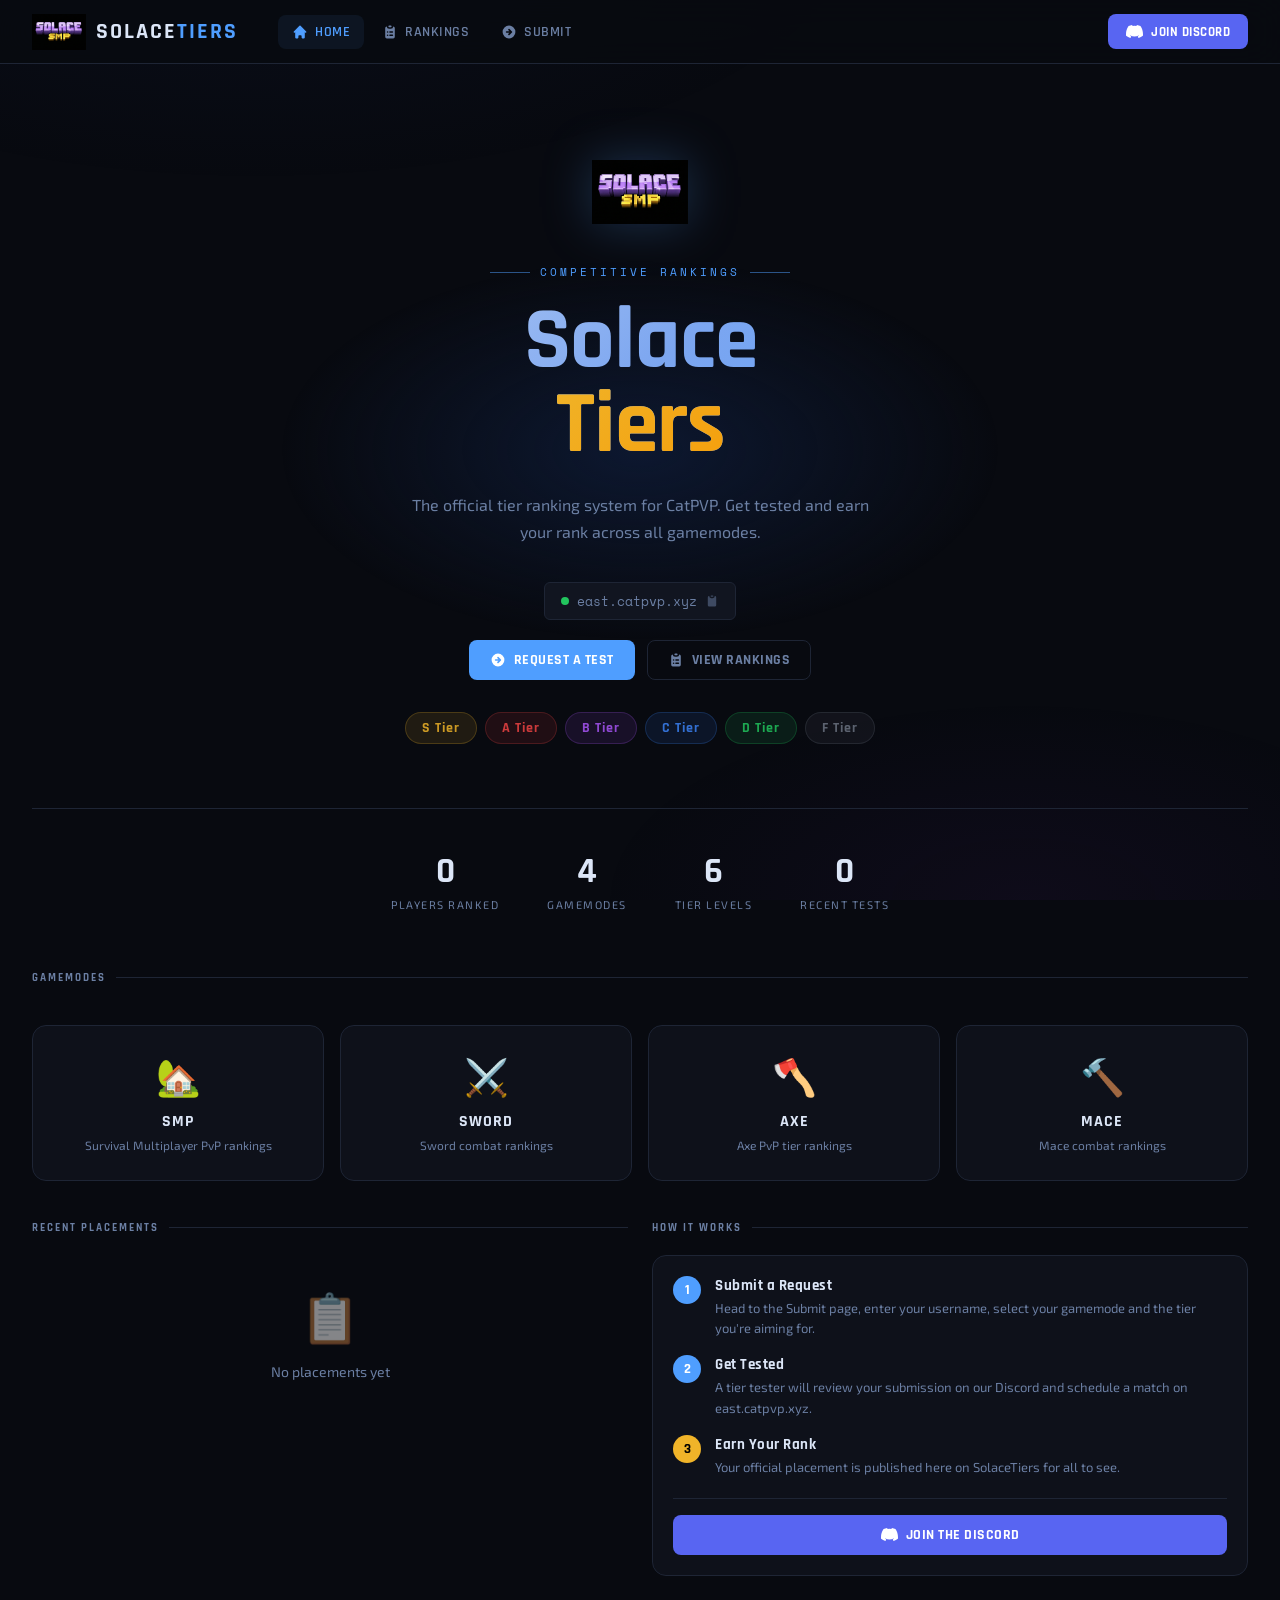
<file: index.html>
<!DOCTYPE html>
<html lang="en">
<head>
  <meta charset="UTF-8" />
  <meta name="viewport" content="width=device-width, initial-scale=1.0" />
  <title>SolaceTiers — Competitive Tier Rankings</title>
  <link rel="stylesheet" href="style.css" />
  <style>
    .hero-logo {
      width: 96px;
      height: 96px;
      margin: 0 auto 24px;
      display: block;
      object-fit: contain;
      filter: drop-shadow(0 0 24px #4f9eff40);
    }
    .hero-logo-fallback {
      width: 96px;
      height: 96px;
      margin: 0 auto 24px;
      display: flex;
      align-items: center;
      justify-content: center;
      background: var(--bg3);
      border: 1px solid var(--border);
      border-radius: 20px;
      font-family: 'Rajdhani', sans-serif;
      font-size: 32px;
      font-weight: 700;
      color: var(--accent);
      letter-spacing: 2px;
    }
    .ip-copy {
      display: inline-flex;
      align-items: center;
      gap: 8px;
      padding: 8px 16px;
      background: var(--bg3);
      border: 1px solid var(--border);
      border-radius: 6px;
      font-family: 'Space Mono', monospace;
      font-size: 13px;
      color: var(--text-muted);
      cursor: pointer;
      transition: var(--transition);
      user-select: all;
      margin-bottom: 12px;
    }
    .ip-copy:hover { border-color: var(--border-glow); color: var(--text); }
    .ip-copy .ip-dot {
      width: 8px; height: 8px; border-radius: 50%;
      background: #22c55e;
      animation: pulse-dot 2s ease-in-out infinite;
    }
    @keyframes pulse-dot {
      0%, 100% { opacity: 1; transform: scale(1); }
      50% { opacity: 0.5; transform: scale(0.8); }
    }
    .tier-preview {
      display: flex;
      gap: 8px;
      justify-content: center;
      margin-top: 32px;
      flex-wrap: wrap;
    }
    .tier-preview-badge {
      padding: 6px 16px;
      border-radius: 20px;
      font-family: 'Rajdhani', sans-serif;
      font-size: 14px;
      font-weight: 700;
      letter-spacing: 1px;
      opacity: 0.85;
      transition: var(--transition);
    }
    .tier-preview-badge:hover { opacity: 1; transform: translateY(-2px); }
    .recent-row {
      display: flex;
      align-items: center;
      gap: 12px;
      padding: 10px 14px;
      border-radius: var(--radius);
      background: var(--card);
      border: 1px solid var(--border);
      transition: var(--transition);
    }
    .recent-row:hover { border-color: var(--border-glow); }
    .recent-list { display: flex; flex-direction: column; gap: 6px; }
    .recent-time {
      font-family: 'Space Mono', monospace;
      font-size: 10px;
      color: var(--text-dim);
      margin-left: auto;
      white-space: nowrap;
    }
    .featured-section {
      max-width: 1300px;
      margin: 0 auto;
      padding: 0 32px 64px;
    }
    .two-col { display: grid; grid-template-columns: 1fr 1fr; gap: 24px; }
    @media (max-width: 768px) { .two-col { grid-template-columns: 1fr; } }
  </style>
</head>
<body>

<!-- NAV -->
<nav class="nav">
  <a href="index.html" class="nav-logo">
    <img src="logo.png" alt="SolaceTiers" onerror="this.style.display='none';this.nextElementSibling.style.display='flex'" />
    <div style="display:none;align-items:center;justify-content:center;width:32px;height:32px;background:var(--bg3);border:1px solid var(--border);border-radius:6px;font-family:'Rajdhani',sans-serif;font-size:18px;font-weight:700;color:var(--accent)">S</div>
    <span class="nav-logo-text">Solace<span>Tiers</span></span>
  </a>
  <div class="nav-links">
    <a href="index.html" class="nav-link active">
      <svg viewBox="0 0 20 20" fill="currentColor"><path d="M10.707 2.293a1 1 0 00-1.414 0l-7 7a1 1 0 001.414 1.414L4 10.414V17a1 1 0 001 1h2a1 1 0 001-1v-2a1 1 0 011-1h2a1 1 0 011 1v2a1 1 0 001 1h2a1 1 0 001-1v-6.586l.293.293a1 1 0 001.414-1.414l-7-7z"/></svg>
      Home
    </a>
    <a href="results.html" class="nav-link">
      <svg viewBox="0 0 20 20" fill="currentColor"><path d="M9 2a1 1 0 000 2h2a1 1 0 100-2H9z"/><path fill-rule="evenodd" d="M4 5a2 2 0 012-2 3 3 0 003 3h2a3 3 0 003-3 2 2 0 012 2v11a2 2 0 01-2 2H6a2 2 0 01-2-2V5zm3 4a1 1 0 000 2h.01a1 1 0 100-2H7zm3 0a1 1 0 000 2h3a1 1 0 100-2h-3zm-3 4a1 1 0 100 2h.01a1 1 0 100-2H7zm3 0a1 1 0 100 2h3a1 1 0 100-2h-3z" clip-rule="evenodd"/></svg>
      Rankings
    </a>
    <a href="submit.html" class="nav-link">
      <svg viewBox="0 0 20 20" fill="currentColor"><path fill-rule="evenodd" d="M10 18a8 8 0 100-16 8 8 0 000 16zm3.707-8.707l-3-3a1 1 0 00-1.414 1.414L10.586 9H7a1 1 0 100 2h3.586l-1.293 1.293a1 1 0 101.414 1.414l3-3a1 1 0 000-1.414z" clip-rule="evenodd"/></svg>
      Submit
    </a>
  </div>
  <div class="nav-right">
    <a href="https://discord.gg/yug6NCvrCY" target="_blank" class="btn-discord">
      <svg viewBox="0 0 24 24" fill="currentColor"><path d="M20.317 4.37a19.791 19.791 0 0 0-4.885-1.515.074.074 0 0 0-.079.037c-.21.375-.444.864-.608 1.25a18.27 18.27 0 0 0-5.487 0 12.64 12.64 0 0 0-.617-1.25.077.077 0 0 0-.079-.037A19.736 19.736 0 0 0 3.677 4.37a.07.07 0 0 0-.032.027C.533 9.046-.32 13.58.099 18.057a.082.082 0 0 0 .031.057 19.9 19.9 0 0 0 5.993 3.03.078.078 0 0 0 .084-.028 14.09 14.09 0 0 0 1.226-1.994.076.076 0 0 0-.041-.106 13.107 13.107 0 0 1-1.872-.892.077.077 0 0 1-.008-.128 10.2 10.2 0 0 0 .372-.292.074.074 0 0 1 .077-.01c3.928 1.793 8.18 1.793 12.062 0a.074.074 0 0 1 .078.01c.12.098.246.198.373.292a.077.077 0 0 1-.006.127 12.299 12.299 0 0 1-1.873.892.077.077 0 0 0-.041.107c.36.698.772 1.362 1.225 1.993a.076.076 0 0 0 .084.028 19.839 19.839 0 0 0 6.002-3.03.077.077 0 0 0 .032-.054c.5-5.177-.838-9.674-3.549-13.66a.061.061 0 0 0-.031-.03z"/></svg>
      Join Discord
    </a>
  </div>
</nav>

<!-- HERO -->
<section class="hero">
  <img src="logo.png" alt="SolaceTiers" class="hero-logo"
       onerror="this.style.display='none';this.nextElementSibling.style.display='flex'" />
  <div class="hero-logo-fallback" style="display:none">ST</div>

  <div class="hero-eyebrow">Competitive Rankings</div>
  <h1>Solace<br/><em>Tiers</em></h1>
  <p>The official tier ranking system for CatPVP. Get tested and earn your rank across all gamemodes.</p>

  <div style="display:flex;flex-direction:column;align-items:center;gap:8px;margin-bottom:8px;">
    <button class="ip-copy" onclick="copyIP()" title="Click to copy">
      <span class="ip-dot"></span>
      east.catpvp.xyz
      <svg width="14" height="14" viewBox="0 0 20 20" fill="currentColor" style="opacity:0.5"><path d="M8 3a1 1 0 011-1h2a1 1 0 110 2H9a1 1 0 01-1-1z"/><path d="M6 3a2 2 0 00-2 2v11a2 2 0 002 2h8a2 2 0 002-2V5a2 2 0 00-2-2 3 3 0 01-3 3H9a3 3 0 01-3-3z"/></svg>
    </button>
  </div>

  <div class="hero-actions">
    <a href="submit.html" class="btn btn-primary">
      <svg width="16" height="16" viewBox="0 0 20 20" fill="currentColor"><path fill-rule="evenodd" d="M10 18a8 8 0 100-16 8 8 0 000 16zm3.707-8.707l-3-3a1 1 0 00-1.414 1.414L10.586 9H7a1 1 0 100 2h3.586l-1.293 1.293a1 1 0 101.414 1.414l3-3a1 1 0 000-1.414z" clip-rule="evenodd"/></svg>
      Request a Test
    </a>
    <a href="results.html" class="btn btn-ghost">
      <svg width="16" height="16" viewBox="0 0 20 20" fill="currentColor"><path d="M9 2a1 1 0 000 2h2a1 1 0 100-2H9z"/><path fill-rule="evenodd" d="M4 5a2 2 0 012-2 3 3 0 003 3h2a3 3 0 003-3 2 2 0 012 2v11a2 2 0 01-2 2H6a2 2 0 01-2-2V5zm3 4a1 1 0 000 2h.01a1 1 0 100-2H7zm3 0a1 1 0 000 2h3a1 1 0 100-2h-3zm-3 4a1 1 0 100 2h.01a1 1 0 100-2H7zm3 0a1 1 0 100 2h3a1 1 0 100-2h-3z" clip-rule="evenodd"/></svg>
      View Rankings
    </a>
  </div>

  <div class="tier-preview">
    <span class="tier-preview-badge" style="background:#f0b42920;color:#f0b429;border:1px solid #f0b42940">S Tier</span>
    <span class="tier-preview-badge" style="background:#ef444420;color:#ef4444;border:1px solid #ef444440">A Tier</span>
    <span class="tier-preview-badge" style="background:#a855f720;color:#a855f7;border:1px solid #a855f740">B Tier</span>
    <span class="tier-preview-badge" style="background:#3b82f620;color:#3b82f6;border:1px solid #3b82f640">C Tier</span>
    <span class="tier-preview-badge" style="background:#22c55e20;color:#22c55e;border:1px solid #22c55e40">D Tier</span>
    <span class="tier-preview-badge" style="background:#6b728020;color:#6b7280;border:1px solid #6b728040">F Tier</span>
  </div>

  <div class="hero-stat-strip" id="stat-strip">
    <div class="hero-stat">
      <div class="num" id="stat-ranked">—</div>
      <div class="label">Players Ranked</div>
    </div>
    <div class="hero-stat">
      <div class="num">4</div>
      <div class="label">Gamemodes</div>
    </div>
    <div class="hero-stat">
      <div class="num">6</div>
      <div class="label">Tier Levels</div>
    </div>
    <div class="hero-stat">
      <div class="num" id="stat-recent">—</div>
      <div class="label">Recent Tests</div>
    </div>
  </div>
</section>

<!-- GAMEMODES -->
<section class="featured-section">
  <p class="section-title">Gamemodes</p>
  <div class="mode-cards">
    <a href="results.html?mode=smp" class="mode-card">
      <span class="mc-icon">🏡</span>
      <div class="mc-name">SMP</div>
      <div class="mc-desc">Survival Multiplayer PvP rankings</div>
    </a>
    <a href="results.html?mode=sword" class="mode-card">
      <span class="mc-icon">⚔️</span>
      <div class="mc-name">Sword</div>
      <div class="mc-desc">Sword combat rankings</div>
    </a>
    <a href="results.html?mode=axe" class="mode-card">
      <span class="mc-icon">🪓</span>
      <div class="mc-name">Axe</div>
      <div class="mc-desc">Axe PvP tier rankings</div>
    </a>
    <a href="results.html?mode=mace" class="mode-card">
      <span class="mc-icon">🔨</span>
      <div class="mc-name">Mace</div>
      <div class="mc-desc">Mace combat rankings</div>
    </a>
  </div>

  <div class="two-col" style="margin-top:32px">
    <!-- Recent placements -->
    <div>
      <p class="section-title">Recent Placements</p>
      <div class="recent-list" id="recent-list">
        <div class="empty-state" style="padding:32px 0">
          <div class="empty-icon">📋</div>
          <p>No placements yet</p>
        </div>
      </div>
    </div>

    <!-- How it works -->
    <div>
      <p class="section-title">How It Works</p>
      <div class="card" style="padding:20px">
        <div style="display:flex;flex-direction:column;gap:16px">
          <div style="display:flex;gap:14px;align-items:flex-start">
            <div style="width:28px;height:28px;border-radius:50%;background:var(--accent);color:#fff;display:flex;align-items:center;justify-content:center;font-family:'Rajdhani',sans-serif;font-weight:700;font-size:14px;flex-shrink:0">1</div>
            <div>
              <div style="font-family:'Rajdhani',sans-serif;font-weight:700;font-size:15px;letter-spacing:0.5px;margin-bottom:3px">Submit a Request</div>
              <div style="font-size:13px;color:var(--text-muted);line-height:1.6">Head to the Submit page, enter your username, select your gamemode and the tier you're aiming for.</div>
            </div>
          </div>
          <div style="display:flex;gap:14px;align-items:flex-start">
            <div style="width:28px;height:28px;border-radius:50%;background:var(--accent);color:#fff;display:flex;align-items:center;justify-content:center;font-family:'Rajdhani',sans-serif;font-weight:700;font-size:14px;flex-shrink:0">2</div>
            <div>
              <div style="font-family:'Rajdhani',sans-serif;font-weight:700;font-size:15px;letter-spacing:0.5px;margin-bottom:3px">Get Tested</div>
              <div style="font-size:13px;color:var(--text-muted);line-height:1.6">A tier tester will review your submission on our Discord and schedule a match on east.catpvp.xyz.</div>
            </div>
          </div>
          <div style="display:flex;gap:14px;align-items:flex-start">
            <div style="width:28px;height:28px;border-radius:50%;background:var(--gold);color:#000;display:flex;align-items:center;justify-content:center;font-family:'Rajdhani',sans-serif;font-weight:700;font-size:14px;flex-shrink:0">3</div>
            <div>
              <div style="font-family:'Rajdhani',sans-serif;font-weight:700;font-size:15px;letter-spacing:0.5px;margin-bottom:3px">Earn Your Rank</div>
              <div style="font-size:13px;color:var(--text-muted);line-height:1.6">Your official placement is published here on SolaceTiers for all to see.</div>
            </div>
          </div>
        </div>
        <div style="margin-top:20px;padding-top:16px;border-top:1px solid var(--border)">
          <a href="https://discord.gg/yug6NCvrCY" target="_blank" class="btn btn-discord" style="width:100%;justify-content:center">
            <svg width="17" height="17" viewBox="0 0 24 24" fill="currentColor"><path d="M20.317 4.37a19.791 19.791 0 0 0-4.885-1.515.074.074 0 0 0-.079.037c-.21.375-.444.864-.608 1.25a18.27 18.27 0 0 0-5.487 0 12.64 12.64 0 0 0-.617-1.25.077.077 0 0 0-.079-.037A19.736 19.736 0 0 0 3.677 4.37a.07.07 0 0 0-.032.027C.533 9.046-.32 13.58.099 18.057a.082.082 0 0 0 .031.057 19.9 19.9 0 0 0 5.993 3.03.078.078 0 0 0 .084-.028 14.09 14.09 0 0 0 1.226-1.994.076.076 0 0 0-.041-.106 13.107 13.107 0 0 1-1.872-.892.077.077 0 0 1-.008-.128 10.2 10.2 0 0 0 .372-.292.074.074 0 0 1 .077-.01c3.928 1.793 8.18 1.793 12.062 0a.074.074 0 0 1 .078.01c.12.098.246.198.373.292a.077.077 0 0 1-.006.127 12.299 12.299 0 0 1-1.873.892.077.077 0 0 0-.041.107c.36.698.772 1.362 1.225 1.993a.076.076 0 0 0 .084.028 19.839 19.839 0 0 0 6.002-3.03.077.077 0 0 0 .032-.054c.5-5.177-.838-9.674-3.549-13.66a.061.061 0 0 0-.031-.03z"/></svg>
            Join the Discord
          </a>
        </div>
      </div>
    </div>
  </div>
</section>

<!-- ADMIN OVERLAY -->
<div class="admin-overlay" id="admin-overlay">
  <div class="admin-panel" id="admin-panel">
    <div class="admin-header">
      <div class="admin-title">⚙️ Admin Panel</div>
      <button class="admin-close" onclick="closeAdmin()">✕</button>
    </div>
    <div style="display:flex;flex-direction:column;gap:16px">
      <a href="admin.html" class="btn btn-primary" style="justify-content:center">
        Open Full Admin Panel
      </a>
      <button class="btn btn-ghost" onclick="closeAdmin()" style="justify-content:center">
        Close
      </button>
    </div>
  </div>
</div>

<script src="app.js"></script>
<script>
  function copyIP() {
    navigator.clipboard.writeText('east.catpvp.xyz');
    showToast('Server IP copied to clipboard!', 'success');
  }

  function closeAdmin() {
    document.getElementById('admin-overlay').classList.remove('open');
  }

  // Load recent results
  function loadRecent() {
    const results = getResults();
    const submissions = getSubmissions();
    
    // Stats
    document.getElementById('stat-ranked').textContent = results.length;
    document.getElementById('stat-recent').textContent = submissions.length;

    const list = document.getElementById('recent-list');
    const recent = results.slice(-6).reverse();

    if (recent.length === 0) return;

    list.innerHTML = recent.map(r => {
      const mode = MODES.find(m => m.id === r.mode) || { label: r.mode, icon: '🎮' };
      return `
        <div class="recent-row">
          <div class="avatar">
            <img src="${mcAvatarUrl(r.username)}" alt="${r.username}" onerror="this.parentElement.textContent='${r.username[0].toUpperCase()}'" />
          </div>
          <div style="flex:1;min-width:0">
            <div style="font-family:'Rajdhani',sans-serif;font-weight:600;font-size:14px">${r.username}</div>
            <div style="display:flex;align-items:center;gap:6px;margin-top:2px">
              <span class="mode-badge">${mode.icon} ${mode.label}</span>
            </div>
          </div>
          <div class="tier-badge tier-${r.tier}">${r.tier}</div>
          <span class="recent-time">${timeAgo(r.timestamp)}</span>
        </div>
      `;
    }).join('');
  }

  initSecretKey(() => {
    document.getElementById('admin-overlay').classList.add('open');
  });

  loadRecent();
  setNavActive();
</script>
</body>
</html>
</file>
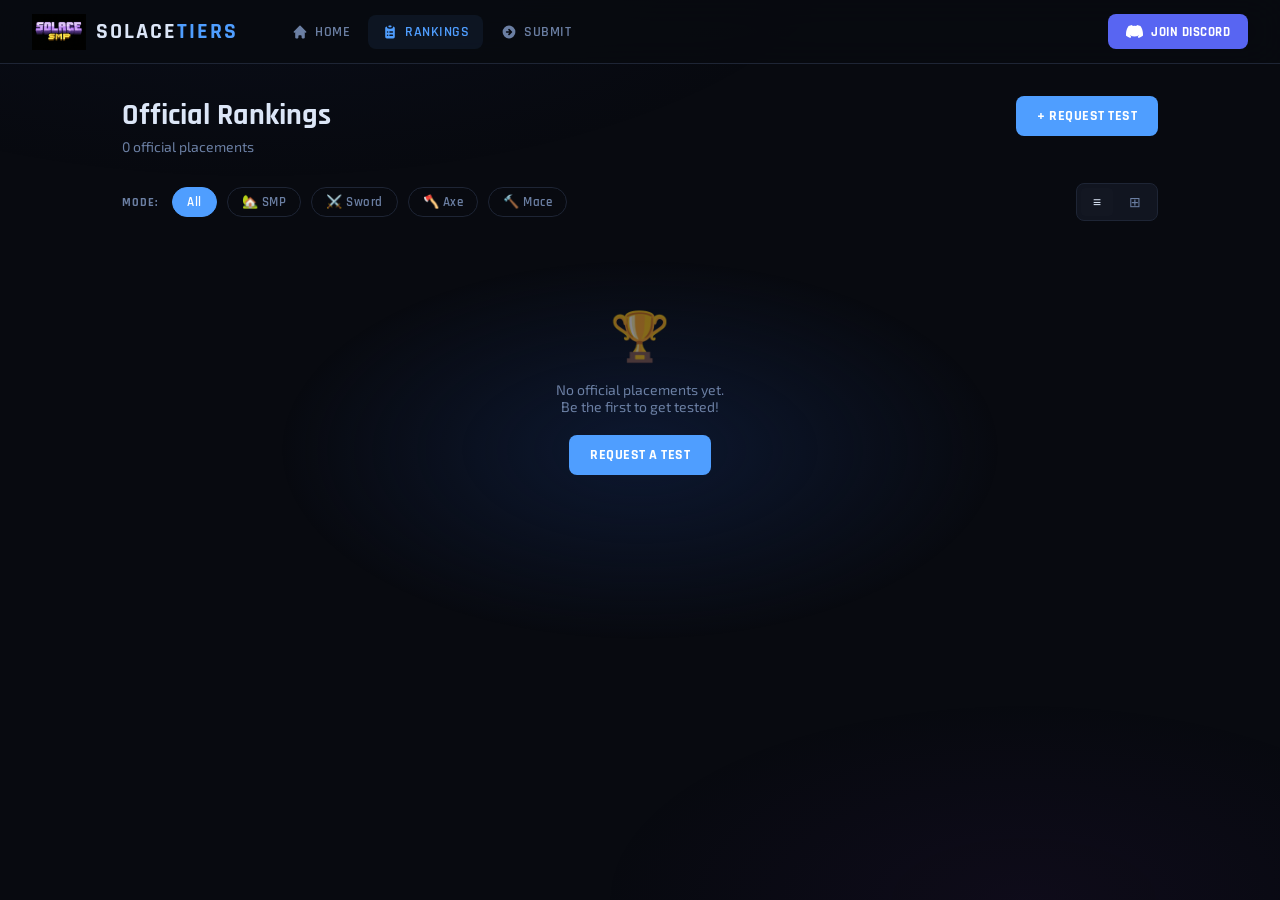
<file: results.html>
<!DOCTYPE html>
<html lang="en">
<head>
  <meta charset="UTF-8" />
  <meta name="viewport" content="width=device-width, initial-scale=1.0" />
  <title>Rankings — SolaceTiers</title>
  <link rel="stylesheet" href="style.css" />
  <style>
    .results-wrap { max-width: 1100px; margin: 0 auto; padding: 32px; }

    .filter-bar {
      display: flex;
      align-items: center;
      gap: 10px;
      margin-bottom: 24px;
      flex-wrap: wrap;
    }

    .filter-label {
      font-family: 'Rajdhani', sans-serif;
      font-size: 12px;
      font-weight: 700;
      letter-spacing: 1px;
      text-transform: uppercase;
      color: var(--text-muted);
      margin-right: 4px;
    }

    .filter-chip {
      padding: 6px 14px;
      border-radius: 20px;
      border: 1px solid var(--border);
      background: none;
      color: var(--text-muted);
      font-family: 'Rajdhani', sans-serif;
      font-size: 13px;
      font-weight: 600;
      letter-spacing: 0.5px;
      cursor: pointer;
      transition: var(--transition);
    }
    .filter-chip:hover { border-color: var(--border-glow); color: var(--text); }
    .filter-chip.active { background: var(--accent); border-color: var(--accent); color: #fff; }

    .view-toggle {
      margin-left: auto;
      display: flex;
      gap: 4px;
      background: var(--bg3);
      border: 1px solid var(--border);
      border-radius: var(--radius);
      padding: 4px;
    }
    .view-btn {
      padding: 6px 12px;
      border-radius: 4px;
      border: none;
      background: none;
      color: var(--text-muted);
      cursor: pointer;
      font-size: 14px;
      transition: var(--transition);
    }
    .view-btn.active { background: var(--card-solid); color: var(--text); }

    /* List view */
    .list-view { display: flex; flex-direction: column; gap: 4px; }

    .result-row {
      display: flex;
      align-items: center;
      gap: 12px;
      padding: 12px 16px;
      background: var(--card);
      border: 1px solid var(--border);
      border-radius: var(--radius);
      transition: var(--transition);
    }
    .result-row:hover { border-color: var(--border-glow); background: var(--bg3); }

    .result-rank {
      font-family: 'Space Mono', monospace;
      font-size: 12px;
      color: var(--text-dim);
      width: 28px;
      text-align: center;
      flex-shrink: 0;
    }

    .result-player {
      display: flex;
      align-items: center;
      gap: 10px;
      flex: 1;
      min-width: 0;
    }

    .result-username {
      font-family: 'Rajdhani', sans-serif;
      font-size: 16px;
      font-weight: 600;
      white-space: nowrap;
      overflow: hidden;
      text-overflow: ellipsis;
    }

    .result-meta {
      display: flex;
      align-items: center;
      gap: 8px;
      margin-left: auto;
      flex-shrink: 0;
    }

    .result-time {
      font-family: 'Space Mono', monospace;
      font-size: 10px;
      color: var(--text-dim);
      white-space: nowrap;
    }

    /* Tier list view */
    .tierlist-view {}

    .tierlist-row {
      display: flex;
      margin-bottom: 4px;
      border-radius: var(--radius);
      overflow: hidden;
      border: 1px solid var(--border);
    }

    .tierlist-label {
      display: flex;
      align-items: center;
      justify-content: center;
      width: 64px;
      min-height: 56px;
      font-family: 'Rajdhani', sans-serif;
      font-size: 24px;
      font-weight: 700;
      flex-shrink: 0;
    }

    .tierlist-S .tierlist-label { background: #f0b42920; color: var(--s); }
    .tierlist-A .tierlist-label { background: #ef444420; color: var(--a); }
    .tierlist-B .tierlist-label { background: #a855f720; color: var(--b); }
    .tierlist-C .tierlist-label { background: #3b82f620; color: var(--c); }
    .tierlist-D .tierlist-label { background: #22c55e20; color: var(--d); }
    .tierlist-F .tierlist-label { background: #6b728020; color: var(--f); }

    .tierlist-players {
      display: flex;
      flex-wrap: wrap;
      gap: 6px;
      padding: 10px 12px;
      background: var(--card);
      flex: 1;
      align-items: center;
      min-height: 56px;
    }

    .tl-chip {
      display: flex;
      align-items: center;
      gap: 7px;
      padding: 5px 10px 5px 7px;
      border-radius: 6px;
      background: var(--bg3);
      border: 1px solid var(--border);
      font-family: 'Exo 2', sans-serif;
      font-size: 13px;
      font-weight: 500;
      color: var(--text);
      transition: var(--transition);
    }
    .tl-chip:hover { border-color: var(--border-glow); }
    .tl-chip .tl-avatar {
      width: 22px; height: 22px; border-radius: 4px; object-fit: cover;
    }
    .tl-chip .tl-mode {
      font-size: 10px;
      opacity: 0.5;
    }

    .tl-empty {
      color: var(--text-dim);
      font-size: 13px;
      font-style: italic;
    }

    .page-header {
      display: flex;
      align-items: flex-start;
      justify-content: space-between;
      gap: 16px;
      margin-bottom: 28px;
      flex-wrap: wrap;
    }
    .page-title {
      font-family: 'Rajdhani', sans-serif;
      font-size: 30px;
      font-weight: 700;
    }
    .page-sub { color: var(--text-muted); font-size: 14px; margin-top: 4px; }
  </style>
</head>
<body>

<nav class="nav">
  <a href="index.html" class="nav-logo">
    <img src="logo.png" alt="SolaceTiers" onerror="this.style.display='none';this.nextElementSibling.style.display='flex'" />
    <div style="display:none;align-items:center;justify-content:center;width:32px;height:32px;background:var(--bg3);border:1px solid var(--border);border-radius:6px;font-family:'Rajdhani',sans-serif;font-size:18px;font-weight:700;color:var(--accent)">S</div>
    <span class="nav-logo-text">Solace<span>Tiers</span></span>
  </a>
  <div class="nav-links">
    <a href="index.html" class="nav-link">
      <svg viewBox="0 0 20 20" fill="currentColor"><path d="M10.707 2.293a1 1 0 00-1.414 0l-7 7a1 1 0 001.414 1.414L4 10.414V17a1 1 0 001 1h2a1 1 0 001-1v-2a1 1 0 011-1h2a1 1 0 011 1v2a1 1 0 001 1h2a1 1 0 001-1v-6.586l.293.293a1 1 0 001.414-1.414l-7-7z"/></svg>
      Home
    </a>
    <a href="results.html" class="nav-link active">
      <svg viewBox="0 0 20 20" fill="currentColor"><path d="M9 2a1 1 0 000 2h2a1 1 0 100-2H9z"/><path fill-rule="evenodd" d="M4 5a2 2 0 012-2 3 3 0 003 3h2a3 3 0 003-3 2 2 0 012 2v11a2 2 0 01-2 2H6a2 2 0 01-2-2V5zm3 4a1 1 0 000 2h.01a1 1 0 100-2H7zm3 0a1 1 0 000 2h3a1 1 0 100-2h-3zm-3 4a1 1 0 100 2h.01a1 1 0 100-2H7zm3 0a1 1 0 100 2h3a1 1 0 100-2h-3z" clip-rule="evenodd"/></svg>
      Rankings
    </a>
    <a href="submit.html" class="nav-link">
      <svg viewBox="0 0 20 20" fill="currentColor"><path fill-rule="evenodd" d="M10 18a8 8 0 100-16 8 8 0 000 16zm3.707-8.707l-3-3a1 1 0 00-1.414 1.414L10.586 9H7a1 1 0 100 2h3.586l-1.293 1.293a1 1 0 101.414 1.414l3-3a1 1 0 000-1.414z" clip-rule="evenodd"/></svg>
      Submit
    </a>
  </div>
  <div class="nav-right">
    <a href="https://discord.gg/yug6NCvrCY" target="_blank" class="btn-discord">
      <svg viewBox="0 0 24 24" fill="currentColor"><path d="M20.317 4.37a19.791 19.791 0 0 0-4.885-1.515.074.074 0 0 0-.079.037c-.21.375-.444.864-.608 1.25a18.27 18.27 0 0 0-5.487 0 12.64 12.64 0 0 0-.617-1.25.077.077 0 0 0-.079-.037A19.736 19.736 0 0 0 3.677 4.37a.07.07 0 0 0-.032.027C.533 9.046-.32 13.58.099 18.057a.082.082 0 0 0 .031.057 19.9 19.9 0 0 0 5.993 3.03.078.078 0 0 0 .084-.028 14.09 14.09 0 0 0 1.226-1.994.076.076 0 0 0-.041-.106 13.107 13.107 0 0 1-1.872-.892.077.077 0 0 1-.008-.128 10.2 10.2 0 0 0 .372-.292.074.074 0 0 1 .077-.01c3.928 1.793 8.18 1.793 12.062 0a.074.074 0 0 1 .078.01c.12.098.246.198.373.292a.077.077 0 0 1-.006.127 12.299 12.299 0 0 1-1.873.892.077.077 0 0 0-.041.107c.36.698.772 1.362 1.225 1.993a.076.076 0 0 0 .084.028 19.839 19.839 0 0 0 6.002-3.03.077.077 0 0 0 .032-.054c.5-5.177-.838-9.674-3.549-13.66a.061.061 0 0 0-.031-.03z"/></svg>
      Join Discord
    </a>
  </div>
</nav>

<div class="results-wrap">
  <div class="page-header">
    <div>
      <div class="page-title">Official Rankings</div>
      <div class="page-sub" id="page-sub">Loading placements...</div>
    </div>
    <a href="submit.html" class="btn btn-primary" style="flex-shrink:0">+ Request Test</a>
  </div>

  <!-- Filters -->
  <div class="filter-bar">
    <span class="filter-label">Mode:</span>
    <button class="filter-chip active" data-mode="all" onclick="setModeFilter('all')">All</button>
    <button class="filter-chip" data-mode="smp" onclick="setModeFilter('smp')">🏡 SMP</button>
    <button class="filter-chip" data-mode="sword" onclick="setModeFilter('sword')">⚔️ Sword</button>
    <button class="filter-chip" data-mode="axe" onclick="setModeFilter('axe')">🪓 Axe</button>
    <button class="filter-chip" data-mode="mace" onclick="setModeFilter('mace')">🔨 Mace</button>
    <div class="view-toggle">
      <button class="view-btn active" id="view-list" onclick="setView('list')" title="List view">≡</button>
      <button class="view-btn" id="view-tierlist" onclick="setView('tierlist')" title="Tier list view">⊞</button>
    </div>
  </div>

  <!-- Content -->
  <div id="results-content"></div>
</div>

<!-- ADMIN OVERLAY -->
<div class="admin-overlay" id="admin-overlay">
  <div class="admin-panel">
    <div class="admin-header">
      <div class="admin-title">⚙️ Admin Panel</div>
      <button class="admin-close" onclick="document.getElementById('admin-overlay').classList.remove('open')">✕</button>
    </div>
    <a href="admin.html" class="btn btn-primary" style="width:100%;justify-content:center;margin-bottom:10px">Open Full Admin Panel</a>
    <button class="btn btn-ghost" onclick="document.getElementById('admin-overlay').classList.remove('open')" style="width:100%;justify-content:center">Close</button>
  </div>
</div>

<script src="app.js"></script>
<script>
  let currentMode = 'all';
  let currentView = 'list';

  // Check URL params
  const urlParams = new URLSearchParams(window.location.search);
  const urlMode = urlParams.get('mode');
  if (urlMode && MODES.find(m => m.id === urlMode)) {
    currentMode = urlMode;
  }

  function setModeFilter(mode) {
    currentMode = mode;
    document.querySelectorAll('.filter-chip').forEach(el => {
      el.classList.toggle('active', el.dataset.mode === mode);
    });
    render();
  }

  function setView(v) {
    currentView = v;
    document.getElementById('view-list').classList.toggle('active', v === 'list');
    document.getElementById('view-tierlist').classList.toggle('active', v === 'tierlist');
    render();
  }

  function getFiltered() {
    const results = getResults();
    if (currentMode === 'all') return results;
    return results.filter(r => r.mode === currentMode);
  }

  function render() {
    const results = getFiltered();
    const sub = document.getElementById('page-sub');
    sub.textContent = `${results.length} official placement${results.length !== 1 ? 's' : ''}${currentMode !== 'all' ? ' in ' + currentMode.toUpperCase() : ''}`;

    const container = document.getElementById('results-content');

    if (results.length === 0) {
      container.innerHTML = `
        <div class="empty-state">
          <div class="empty-icon">🏆</div>
          <p>No official placements yet${currentMode !== 'all' ? ' for this mode' : ''}.<br/>Be the first to get tested!</p>
          <a href="submit.html" class="btn btn-primary" style="margin-top:20px;display:inline-flex">Request a Test</a>
        </div>`;
      return;
    }

    if (currentView === 'list') {
      renderList(container, results);
    } else {
      renderTierList(container, results);
    }
  }

  function renderList(container, results) {
    // Sort by tier order then alphabetically
    const sorted = [...results].sort((a, b) => {
      const ai = TIER_ORDER.indexOf(a.tier), bi = TIER_ORDER.indexOf(b.tier);
      if (ai !== bi) return ai - bi;
      return a.username.localeCompare(b.username);
    });

    container.innerHTML = `<div class="list-view">${sorted.map((r, i) => {
      const mode = MODES.find(m => m.id === r.mode) || { label: r.mode, icon: '🎮' };
      return `
        <div class="result-row">
          <div class="result-rank">${i + 1}</div>
          <div class="result-player">
            <div class="avatar">
              <img src="${mcAvatarUrl(r.username)}" alt="${r.username}"
                   onerror="this.style.display='none';this.parentElement.textContent='${r.username[0]?.toUpperCase() || '?'}'" />
            </div>
            <div class="result-username">${r.username}</div>
          </div>
          <div class="result-meta">
            <span class="mode-badge">${mode.icon} ${mode.label}</span>
            <div class="tier-badge tier-${r.tier}">${r.tier}</div>
            <span class="result-time">${timeAgo(r.timestamp)}</span>
          </div>
        </div>`;
    }).join('')}</div>`;
  }

  function renderTierList(container, results) {
    const html = TIER_ORDER.map(tier => {
      const players = results.filter(r => r.tier === tier);
      const chips = players.length > 0
        ? players.map(r => {
            const mode = MODES.find(m => m.id === r.mode) || { label: r.mode, icon: '🎮' };
            return `<div class="tl-chip">
              <img class="tl-avatar" src="${mcAvatarUrl(r.username)}" alt="${r.username}"
                   onerror="this.style.display='none'" />
              ${r.username}
              <span class="tl-mode">${mode.icon}</span>
            </div>`;
          }).join('')
        : '<span class="tl-empty">—</span>';

      return `<div class="tierlist-row tierlist-${tier}">
        <div class="tierlist-label">${tier}</div>
        <div class="tierlist-players">${chips}</div>
      </div>`;
    }).join('');

    container.innerHTML = `<div class="tierlist-view">${html}</div>`;
  }

  // Init
  if (urlMode) setModeFilter(urlMode);
  render();
  setNavActive();
  initSecretKey(() => document.getElementById('admin-overlay').classList.add('open'));

  // Refresh on storage changes (from admin panel in another tab)
  window.addEventListener('storage', () => render());
</script>
</body>
</html>
</file>
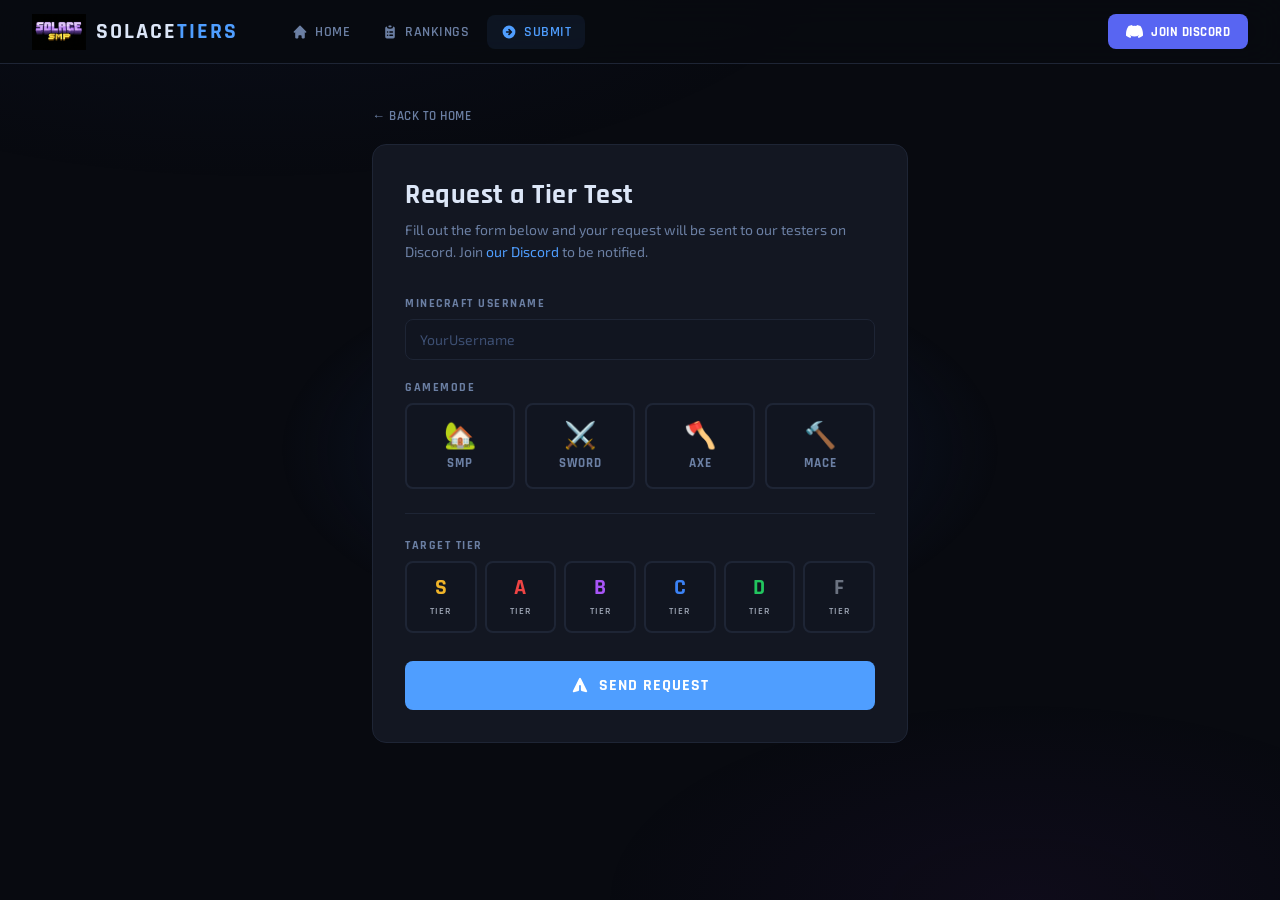
<file: submit.html>
<!DOCTYPE html>
<html lang="en">
<head>
  <meta charset="UTF-8" />
  <meta name="viewport" content="width=device-width, initial-scale=1.0" />
  <title>Submit — SolaceTiers</title>
  <link rel="stylesheet" href="style.css" />
  <style>
    .submit-wrap {
      max-width: 600px;
      margin: 0 auto;
      padding: 40px 32px 80px;
    }
    .submit-card {
      background: var(--card-solid);
      border: 1px solid var(--border);
      border-radius: var(--radius-lg);
      padding: 32px;
    }
    .submit-title {
      font-family: 'Rajdhani', sans-serif;
      font-size: 28px;
      font-weight: 700;
      letter-spacing: 0.5px;
      margin-bottom: 6px;
    }
    .submit-sub {
      color: var(--text-muted);
      font-size: 14px;
      margin-bottom: 32px;
      line-height: 1.6;
    }
    .divider {
      height: 1px;
      background: var(--border);
      margin: 24px 0;
    }
    .submit-btn-row {
      margin-top: 28px;
    }
    .submit-btn {
      width: 100%;
      padding: 14px;
      border-radius: var(--radius);
      background: var(--accent);
      color: #fff;
      font-family: 'Rajdhani', sans-serif;
      font-size: 16px;
      font-weight: 700;
      letter-spacing: 1px;
      text-transform: uppercase;
      border: none;
      cursor: pointer;
      transition: var(--transition);
      display: flex;
      align-items: center;
      justify-content: center;
      gap: 10px;
    }
    .submit-btn:hover:not(:disabled) { background: #3d8ef5; transform: translateY(-1px); }
    .submit-btn:disabled { opacity: 0.5; cursor: not-allowed; transform: none; }
    .preview-card {
      background: var(--bg3);
      border: 1px solid var(--border);
      border-radius: var(--radius);
      padding: 16px;
      display: none;
      gap: 12px;
      align-items: center;
      margin-top: 20px;
    }
    .preview-card.show { display: flex; }
    .preview-info { flex: 1; }
    .preview-username {
      font-family: 'Rajdhani', sans-serif;
      font-size: 18px;
      font-weight: 700;
      margin-bottom: 4px;
    }
    .preview-meta { display: flex; gap: 8px; flex-wrap: wrap; align-items: center; }
    .success-screen {
      display: none;
      text-align: center;
      padding: 32px 0;
    }
    .success-screen.show { display: block; }
    .success-icon {
      font-size: 56px;
      margin-bottom: 16px;
      animation: bounceIn 0.5s ease;
    }
    @keyframes bounceIn {
      0% { transform: scale(0.5); opacity: 0; }
      70% { transform: scale(1.1); }
      100% { transform: scale(1); opacity: 1; }
    }
    .success-title {
      font-family: 'Rajdhani', sans-serif;
      font-size: 26px;
      font-weight: 700;
      margin-bottom: 10px;
    }
    .success-sub { color: var(--text-muted); font-size: 14px; line-height: 1.7; margin-bottom: 24px; }
    .form-content {}
  </style>
</head>
<body>

<!-- NAV -->
<nav class="nav">
  <a href="index.html" class="nav-logo">
    <img src="logo.png" alt="SolaceTiers" onerror="this.style.display='none';this.nextElementSibling.style.display='flex'" />
    <div style="display:none;align-items:center;justify-content:center;width:32px;height:32px;background:var(--bg3);border:1px solid var(--border);border-radius:6px;font-family:'Rajdhani',sans-serif;font-size:18px;font-weight:700;color:var(--accent)">S</div>
    <span class="nav-logo-text">Solace<span>Tiers</span></span>
  </a>
  <div class="nav-links">
    <a href="index.html" class="nav-link">
      <svg viewBox="0 0 20 20" fill="currentColor"><path d="M10.707 2.293a1 1 0 00-1.414 0l-7 7a1 1 0 001.414 1.414L4 10.414V17a1 1 0 001 1h2a1 1 0 001-1v-2a1 1 0 011-1h2a1 1 0 011 1v2a1 1 0 001 1h2a1 1 0 001-1v-6.586l.293.293a1 1 0 001.414-1.414l-7-7z"/></svg>
      Home
    </a>
    <a href="results.html" class="nav-link">
      <svg viewBox="0 0 20 20" fill="currentColor"><path d="M9 2a1 1 0 000 2h2a1 1 0 100-2H9z"/><path fill-rule="evenodd" d="M4 5a2 2 0 012-2 3 3 0 003 3h2a3 3 0 003-3 2 2 0 012 2v11a2 2 0 01-2 2H6a2 2 0 01-2-2V5zm3 4a1 1 0 000 2h.01a1 1 0 100-2H7zm3 0a1 1 0 000 2h3a1 1 0 100-2h-3zm-3 4a1 1 0 100 2h.01a1 1 0 100-2H7zm3 0a1 1 0 100 2h3a1 1 0 100-2h-3z" clip-rule="evenodd"/></svg>
      Rankings
    </a>
    <a href="submit.html" class="nav-link active">
      <svg viewBox="0 0 20 20" fill="currentColor"><path fill-rule="evenodd" d="M10 18a8 8 0 100-16 8 8 0 000 16zm3.707-8.707l-3-3a1 1 0 00-1.414 1.414L10.586 9H7a1 1 0 100 2h3.586l-1.293 1.293a1 1 0 101.414 1.414l3-3a1 1 0 000-1.414z" clip-rule="evenodd"/></svg>
      Submit
    </a>
  </div>
  <div class="nav-right">
    <a href="https://discord.gg/yug6NCvrCY" target="_blank" class="btn-discord">
      <svg viewBox="0 0 24 24" fill="currentColor"><path d="M20.317 4.37a19.791 19.791 0 0 0-4.885-1.515.074.074 0 0 0-.079.037c-.21.375-.444.864-.608 1.25a18.27 18.27 0 0 0-5.487 0 12.64 12.64 0 0 0-.617-1.25.077.077 0 0 0-.079-.037A19.736 19.736 0 0 0 3.677 4.37a.07.07 0 0 0-.032.027C.533 9.046-.32 13.58.099 18.057a.082.082 0 0 0 .031.057 19.9 19.9 0 0 0 5.993 3.03.078.078 0 0 0 .084-.028 14.09 14.09 0 0 0 1.226-1.994.076.076 0 0 0-.041-.106 13.107 13.107 0 0 1-1.872-.892.077.077 0 0 1-.008-.128 10.2 10.2 0 0 0 .372-.292.074.074 0 0 1 .077-.01c3.928 1.793 8.18 1.793 12.062 0a.074.074 0 0 1 .078.01c.12.098.246.198.373.292a.077.077 0 0 1-.006.127 12.299 12.299 0 0 1-1.873.892.077.077 0 0 0-.041.107c.36.698.772 1.362 1.225 1.993a.076.076 0 0 0 .084.028 19.839 19.839 0 0 0 6.002-3.03.077.077 0 0 0 .032-.054c.5-5.177-.838-9.674-3.549-13.66a.061.061 0 0 0-.031-.03z"/></svg>
      Join Discord
    </a>
  </div>
</nav>

<!-- MAIN -->
<div class="submit-wrap">

  <!-- Back link -->
  <a href="index.html" style="display:inline-flex;align-items:center;gap:6px;color:var(--text-muted);font-size:13px;text-decoration:none;margin-bottom:20px;font-family:'Rajdhani',sans-serif;font-weight:600;letter-spacing:0.5px;text-transform:uppercase;transition:var(--transition)" onmouseover="this.style.color='var(--text)'" onmouseout="this.style.color='var(--text-muted)'">
    ← Back to Home
  </a>

  <div class="submit-card">
    <!-- Form -->
    <div class="form-content" id="form-content">
      <div class="submit-title">Request a Tier Test</div>
      <p class="submit-sub">Fill out the form below and your request will be sent to our testers on Discord. Join <a href="https://discord.gg/yug6NCvrCY" target="_blank" style="color:var(--accent);text-decoration:none">our Discord</a> to be notified.</p>

      <!-- Username -->
      <div class="form-group">
        <label class="form-label" for="username">Minecraft Username</label>
        <input type="text" id="username" class="form-input" placeholder="YourUsername"
               maxlength="32" autocomplete="off" spellcheck="false"
               oninput="updatePreview()" />
      </div>

      <!-- Gamemode -->
      <div class="form-group">
        <label class="form-label">Gamemode</label>
        <div class="mode-grid" id="mode-grid"></div>
      </div>

      <div class="divider"></div>

      <!-- Tier -->
      <div class="form-group">
        <label class="form-label">Target Tier</label>
        <div class="tier-grid" id="tier-grid"></div>
      </div>

      <!-- Preview -->
      <div class="preview-card" id="preview-card">
        <div class="avatar" style="width:44px;height:44px;border-radius:8px">
          <img id="preview-avatar" src="" alt="" style="width:100%;height:100%;object-fit:cover;border-radius:8px" onerror="this.style.display='none';this.parentElement.textContent=document.getElementById('username').value[0]?.toUpperCase()||'?'" />
        </div>
        <div class="preview-info">
          <div class="preview-username" id="preview-username">—</div>
          <div class="preview-meta" id="preview-meta"></div>
        </div>
        <div class="tier-badge" id="preview-tier-badge">—</div>
      </div>

      <div class="submit-btn-row">
        <button class="submit-btn" id="submit-btn" onclick="handleSubmit()">
          <svg width="18" height="18" viewBox="0 0 20 20" fill="currentColor"><path d="M10.894 2.553a1 1 0 00-1.788 0l-7 14a1 1 0 001.169 1.409l5-1.429A1 1 0 009 15.571V11a1 1 0 112 0v4.571a1 1 0 00.725.962l5 1.428a1 1 0 001.17-1.408l-7-14z"/></svg>
          Send Request
        </button>
      </div>
    </div>

    <!-- Success screen -->
    <div class="success-screen" id="success-screen">
      <div class="success-icon">✅</div>
      <div class="success-title">Request Sent!</div>
      <p class="success-sub">
        Your tier test request has been sent to our Discord server.<br/>
        Join the Discord to get notified when a tester is ready for you.
      </p>
      <div style="display:flex;gap:10px;justify-content:center;flex-wrap:wrap">
        <a href="https://discord.gg/yug6NCvrCY" target="_blank" class="btn-discord" style="display:inline-flex">
          <svg width="17" height="17" viewBox="0 0 24 24" fill="currentColor"><path d="M20.317 4.37a19.791 19.791 0 0 0-4.885-1.515.074.074 0 0 0-.079.037c-.21.375-.444.864-.608 1.25a18.27 18.27 0 0 0-5.487 0 12.64 12.64 0 0 0-.617-1.25.077.077 0 0 0-.079-.037A19.736 19.736 0 0 0 3.677 4.37a.07.07 0 0 0-.032.027C.533 9.046-.32 13.58.099 18.057a.082.082 0 0 0 .031.057 19.9 19.9 0 0 0 5.993 3.03.078.078 0 0 0 .084-.028 14.09 14.09 0 0 0 1.226-1.994.076.076 0 0 0-.041-.106 13.107 13.107 0 0 1-1.872-.892.077.077 0 0 1-.008-.128 10.2 10.2 0 0 0 .372-.292.074.074 0 0 1 .077-.01c3.928 1.793 8.18 1.793 12.062 0a.074.074 0 0 1 .078.01c.12.098.246.198.373.292a.077.077 0 0 1-.006.127 12.299 12.299 0 0 1-1.873.892.077.077 0 0 0-.041.107c.36.698.772 1.362 1.225 1.993a.076.076 0 0 0 .084.028 19.839 19.839 0 0 0 6.002-3.03.077.077 0 0 0 .032-.054c.5-5.177-.838-9.674-3.549-13.66a.061.061 0 0 0-.031-.03z"/></svg>
          Join Discord
        </a>
        <button class="btn btn-ghost" onclick="resetForm()">Submit Another</button>
      </div>
    </div>
  </div>
</div>

<!-- ADMIN OVERLAY (quick access) -->
<div class="admin-overlay" id="admin-overlay">
  <div class="admin-panel">
    <div class="admin-header">
      <div class="admin-title">⚙️ Admin Panel</div>
      <button class="admin-close" onclick="document.getElementById('admin-overlay').classList.remove('open')">✕</button>
    </div>
    <a href="admin.html" class="btn btn-primary" style="width:100%;justify-content:center;margin-bottom:10px">Open Full Admin Panel</a>
    <button class="btn btn-ghost" onclick="document.getElementById('admin-overlay').classList.remove('open')" style="width:100%;justify-content:center">Close</button>
  </div>
</div>

<script src="app.js"></script>
<script>
  let selectedMode = null;
  let selectedTier = null;

  // Build mode grid
  const modeGrid = document.getElementById('mode-grid');
  MODES.forEach(m => {
    const el = document.createElement('div');
    el.className = 'mode-option';
    el.dataset.mode = m.id;
    el.innerHTML = `<span class="m-icon">${m.icon}</span><span class="m-name">${m.label}</span>`;
    el.onclick = () => selectMode(m.id);
    modeGrid.appendChild(el);
  });

  // Build tier grid
  const tierGrid = document.getElementById('tier-grid');
  TIERS.forEach(t => {
    const el = document.createElement('div');
    el.className = 'tier-option';
    el.dataset.tier = t.id;
    el.innerHTML = `<span class="t-label">${t.id}</span><span class="t-name">Tier</span>`;
    el.onclick = () => selectTier(t.id);
    tierGrid.appendChild(el);
  });

  function selectMode(id) {
    selectedMode = id;
    document.querySelectorAll('.mode-option').forEach(el => el.classList.toggle('selected', el.dataset.mode === id));
    updatePreview();
    validateForm();
  }

  function selectTier(id) {
    selectedTier = id;
    document.querySelectorAll('.tier-option').forEach(el => el.classList.toggle('selected', el.dataset.tier === id));
    updatePreview();
    validateForm();
  }

  function validateForm() {
    // Button is always clickable; validation happens on submit
  }

  function updatePreview() {
    const username = document.getElementById('username').value.trim();
    if (!username || !selectedMode || !selectedTier) {
      document.getElementById('preview-card').classList.remove('show');
      return;
    }
    document.getElementById('preview-card').classList.add('show');
    document.getElementById('preview-username').textContent = username;
    const avatarImg = document.getElementById('preview-avatar');
    avatarImg.src = mcAvatarUrl(username);
    avatarImg.style.display = 'block';

    const mode = MODES.find(m => m.id === selectedMode);
    const tier = TIERS.find(t => t.id === selectedTier);

    document.getElementById('preview-meta').innerHTML = mode
      ? `<span class="mode-badge">${mode.icon} ${mode.label}</span>` : '';

    const badge = document.getElementById('preview-tier-badge');
    badge.textContent = selectedTier;
    badge.className = `tier-badge tier-${selectedTier}`;
  }

  document.getElementById('username').addEventListener('input', () => {
    updatePreview();
    validateForm();
  });

  async function handleSubmit() {
    const username = document.getElementById('username').value.trim();
    if (!username || username.length < 3) { showToast('Enter your Minecraft username first.', 'error'); return; }
    if (!selectedMode) { showToast('Please select a gamemode.', 'error'); return; }
    if (!selectedTier) { showToast('Please select a tier.', 'error'); return; }

    const btn = document.getElementById('submit-btn');
    btn.disabled = true;
    btn.innerHTML = '<div class="spinner"></div> Sending...';

    try {
      await sendWebhook(buildSubmissionEmbed(username, selectedTier, selectedMode));

      // Save to local storage
      const submissions = getSubmissions();
      submissions.push({
        id: generateId(),
        username,
        tier: selectedTier,
        mode: selectedMode,
        timestamp: Date.now(),
        type: 'submission',
      });
      saveSubmissions(submissions);

      // Show success
      document.getElementById('form-content').style.display = 'none';
      document.getElementById('success-screen').classList.add('show');
      showToast('Request sent to Discord!', 'success');
    } catch (err) {
      showToast('Failed to send. Please try again.', 'error');
      btn.disabled = false;
      btn.innerHTML = `<svg width="18" height="18" viewBox="0 0 20 20" fill="currentColor"><path d="M10.894 2.553a1 1 0 00-1.788 0l-7 14a1 1 0 001.169 1.409l5-1.429A1 1 0 009 15.571V11a1 1 0 112 0v4.571a1 1 0 00.725.962l5 1.428a1 1 0 001.17-1.408l-7-14z"/></svg> Send Request`;
    }
  }

  function resetForm() {
    selectedMode = null;
    selectedTier = null;
    document.getElementById('username').value = '';
    document.querySelectorAll('.mode-option').forEach(el => el.classList.remove('selected'));
    document.querySelectorAll('.tier-option').forEach(el => el.classList.remove('selected'));
    document.getElementById('preview-card').classList.remove('show');
    document.getElementById('submit-btn').disabled = true;
    document.getElementById('submit-btn').innerHTML = `<svg width="18" height="18" viewBox="0 0 20 20" fill="currentColor"><path d="M10.894 2.553a1 1 0 00-1.788 0l-7 14a1 1 0 001.169 1.409l5-1.429A1 1 0 009 15.571V11a1 1 0 112 0v4.571a1 1 0 00.725.962l5 1.428a1 1 0 001.17-1.408l-7-14z"/></svg> Send Request`;
    document.getElementById('form-content').style.display = '';
    document.getElementById('success-screen').classList.remove('show');
  }

  initSecretKey(() => document.getElementById('admin-overlay').classList.add('open'));
  setNavActive();
</script>
</body>
</html>
</file>
<file: style.css>
@import url('https://fonts.googleapis.com/css2?family=Rajdhani:wght@300;400;500;600;700&family=Exo+2:wght@300;400;500;600;700;800&family=Space+Mono:wght@400;700&display=swap');

*, *::before, *::after { box-sizing: border-box; margin: 0; padding: 0; }

:root {
  --bg: #080a10;
  --bg2: #0d1018;
  --bg3: #111520;
  --card: #13172299;
  --card-solid: #131722;
  --border: #1e2535;
  --border-glow: #2a3550;
  --text: #dce6f7;
  --text-muted: #6b7fa3;
  --text-dim: #3d4f72;
  --accent: #4f9eff;
  --accent2: #7c5cfc;
  --gold: #f0b429;
  --gold2: #e8960a;

  /* Tier colors */
  --s: #f0b429;
  --a: #ef4444;
  --b: #a855f7;
  --c: #3b82f6;
  --d: #22c55e;
  --f: #6b7280;

  --radius: 8px;
  --radius-lg: 14px;
  --nav-h: 64px;
  --transition: 0.2s cubic-bezier(0.4, 0, 0.2, 1);
}

html { scroll-behavior: smooth; }

body {
  font-family: 'Exo 2', sans-serif;
  background: var(--bg);
  color: var(--text);
  min-height: 100vh;
  overflow-x: hidden;
}

/* ── Background ── */
body::before {
  content: '';
  position: fixed;
  inset: 0;
  background:
    radial-gradient(ellipse 80% 50% at 20% -10%, #1a2a5e22 0%, transparent 60%),
    radial-gradient(ellipse 60% 40% at 80% 100%, #4f1a7e18 0%, transparent 55%),
    radial-gradient(ellipse 40% 30% at 50% 50%, #0d1830 0%, transparent 70%);
  pointer-events: none;
  z-index: 0;
}

body > * { position: relative; z-index: 1; }

/* ── Scrollbar ── */
::-webkit-scrollbar { width: 6px; }
::-webkit-scrollbar-track { background: var(--bg2); }
::-webkit-scrollbar-thumb { background: var(--border-glow); border-radius: 3px; }

/* ── Nav ── */
.nav {
  position: sticky;
  top: 0;
  z-index: 100;
  height: var(--nav-h);
  display: flex;
  align-items: center;
  padding: 0 32px;
  background: #080a10cc;
  backdrop-filter: blur(20px);
  border-bottom: 1px solid var(--border);
  gap: 24px;
}

.nav-logo {
  display: flex;
  align-items: center;
  gap: 10px;
  text-decoration: none;
}

.nav-logo img {
  height: 36px;
  width: auto;
  object-fit: contain;
}

.nav-logo-text {
  font-family: 'Rajdhani', sans-serif;
  font-size: 22px;
  font-weight: 700;
  letter-spacing: 2px;
  color: var(--text);
  text-transform: uppercase;
}

.nav-logo-text span { color: var(--accent); }

.nav-links {
  display: flex;
  align-items: center;
  gap: 4px;
  flex: 1;
  margin-left: 16px;
}

.nav-link {
  display: flex;
  align-items: center;
  gap: 7px;
  padding: 8px 14px;
  border-radius: var(--radius);
  text-decoration: none;
  color: var(--text-muted);
  font-family: 'Rajdhani', sans-serif;
  font-size: 14px;
  font-weight: 600;
  letter-spacing: 0.5px;
  text-transform: uppercase;
  transition: var(--transition);
}

.nav-link:hover { color: var(--text); background: var(--bg3); }
.nav-link.active { color: var(--accent); background: #4f9eff14; }

.nav-link svg { width: 16px; height: 16px; flex-shrink: 0; }

.nav-right { display: flex; align-items: center; gap: 12px; }

.btn-discord {
  display: inline-flex;
  align-items: center;
  gap: 8px;
  padding: 9px 18px;
  border-radius: var(--radius);
  background: #5865f2;
  color: #fff;
  font-family: 'Rajdhani', sans-serif;
  font-size: 13px;
  font-weight: 700;
  letter-spacing: 0.5px;
  text-transform: uppercase;
  text-decoration: none;
  transition: var(--transition);
  border: none;
  cursor: pointer;
}

.btn-discord:hover { background: #4752c4; transform: translateY(-1px); }
.btn-discord svg { width: 17px; height: 17px; }

/* ── Tab strip ── */
.tabs-wrap {
  border-bottom: 1px solid var(--border);
  background: var(--bg2);
  padding: 0 32px;
}

.tabs {
  display: flex;
  gap: 2px;
  overflow-x: auto;
  scrollbar-width: none;
}
.tabs::-webkit-scrollbar { display: none; }

.tab {
  display: flex;
  flex-direction: column;
  align-items: center;
  gap: 4px;
  padding: 14px 20px 12px;
  border-bottom: 2px solid transparent;
  cursor: pointer;
  color: var(--text-muted);
  font-family: 'Rajdhani', sans-serif;
  font-size: 12px;
  font-weight: 600;
  letter-spacing: 1px;
  text-transform: uppercase;
  white-space: nowrap;
  transition: var(--transition);
  text-decoration: none;
  background: none;
  border-left: none;
  border-right: none;
  border-top: none;
}

.tab .tab-icon { font-size: 20px; line-height: 1; }
.tab:hover { color: var(--text); }
.tab.active { color: var(--accent); border-bottom-color: var(--accent); }

/* ── Main container ── */
.main { padding: 32px; max-width: 1300px; margin: 0 auto; }
.main-full { padding: 32px; }

/* ── Section title ── */
.section-title {
  font-family: 'Rajdhani', sans-serif;
  font-size: 11px;
  font-weight: 700;
  letter-spacing: 2px;
  text-transform: uppercase;
  color: var(--text-muted);
  margin-bottom: 20px;
  display: flex;
  align-items: center;
  gap: 10px;
}
.section-title::after {
  content: '';
  flex: 1;
  height: 1px;
  background: var(--border);
}

/* ── Cards ── */
.card {
  background: var(--card);
  border: 1px solid var(--border);
  border-radius: var(--radius-lg);
  padding: 24px;
  transition: var(--transition);
}

.card:hover { border-color: var(--border-glow); }

/* ── Tier badge ── */
.tier-badge {
  display: inline-flex;
  align-items: center;
  justify-content: center;
  width: 36px;
  height: 36px;
  border-radius: 6px;
  font-family: 'Rajdhani', sans-serif;
  font-size: 15px;
  font-weight: 700;
  letter-spacing: 0.5px;
  flex-shrink: 0;
}

.tier-S { background: #f0b42922; color: var(--s); border: 1px solid #f0b42940; }
.tier-A { background: #ef444422; color: var(--a); border: 1px solid #ef444440; }
.tier-B { background: #a855f722; color: var(--b); border: 1px solid #a855f740; }
.tier-C { background: #3b82f622; color: var(--c); border: 1px solid #3b82f640; }
.tier-D { background: #22c55e22; color: var(--d); border: 1px solid #22c55e40; }
.tier-F { background: #6b728022; color: var(--f); border: 1px solid #6b728040; }

/* Tier pill (larger) */
.tier-pill {
  padding: 6px 16px;
  border-radius: 20px;
  font-family: 'Rajdhani', sans-serif;
  font-size: 13px;
  font-weight: 700;
  letter-spacing: 1px;
  text-transform: uppercase;
}

/* ── Mode badge ── */
.mode-badge {
  display: inline-flex;
  align-items: center;
  gap: 5px;
  padding: 3px 9px;
  border-radius: 4px;
  font-family: 'Space Mono', monospace;
  font-size: 10px;
  font-weight: 700;
  letter-spacing: 0.5px;
  text-transform: uppercase;
  background: var(--bg3);
  border: 1px solid var(--border);
  color: var(--text-muted);
}

/* ── Avatar ── */
.avatar {
  width: 32px;
  height: 32px;
  border-radius: 6px;
  background: var(--bg3);
  border: 1px solid var(--border);
  overflow: hidden;
  flex-shrink: 0;
  display: flex;
  align-items: center;
  justify-content: center;
  font-family: 'Rajdhani', sans-serif;
  font-size: 14px;
  font-weight: 700;
  color: var(--text-muted);
}

.avatar img { width: 100%; height: 100%; object-fit: cover; }

/* ── Buttons ── */
.btn {
  display: inline-flex;
  align-items: center;
  justify-content: center;
  gap: 8px;
  padding: 10px 20px;
  border-radius: var(--radius);
  font-family: 'Rajdhani', sans-serif;
  font-size: 14px;
  font-weight: 700;
  letter-spacing: 0.5px;
  text-transform: uppercase;
  cursor: pointer;
  transition: var(--transition);
  border: 1px solid transparent;
  text-decoration: none;
}

.btn-primary {
  background: var(--accent);
  color: #fff;
}
.btn-primary:hover { background: #3d8ef5; transform: translateY(-1px); }

.btn-ghost {
  background: transparent;
  color: var(--text-muted);
  border-color: var(--border);
}
.btn-ghost:hover { color: var(--text); border-color: var(--border-glow); background: var(--bg3); }

.btn-danger {
  background: #ef444420;
  color: #ef4444;
  border-color: #ef444440;
}
.btn-danger:hover { background: #ef444435; }

/* ── Forms ── */
.form-group { margin-bottom: 20px; }

.form-label {
  display: block;
  font-family: 'Rajdhani', sans-serif;
  font-size: 12px;
  font-weight: 700;
  letter-spacing: 1.5px;
  text-transform: uppercase;
  color: var(--text-muted);
  margin-bottom: 8px;
}

.form-input {
  width: 100%;
  padding: 11px 14px;
  background: var(--bg3);
  border: 1px solid var(--border);
  border-radius: var(--radius);
  color: var(--text);
  font-family: 'Exo 2', sans-serif;
  font-size: 14px;
  transition: var(--transition);
  outline: none;
}

.form-input:focus {
  border-color: var(--accent);
  box-shadow: 0 0 0 3px #4f9eff18;
}

.form-input::placeholder { color: var(--text-dim); }

/* ── Tier selector grid ── */
.tier-grid {
  display: grid;
  grid-template-columns: repeat(6, 1fr);
  gap: 8px;
}

.tier-option {
  display: flex;
  flex-direction: column;
  align-items: center;
  gap: 6px;
  padding: 14px 8px;
  border-radius: var(--radius);
  border: 2px solid var(--border);
  cursor: pointer;
  transition: var(--transition);
  background: var(--bg3);
  user-select: none;
}

.tier-option:hover { border-color: var(--border-glow); transform: translateY(-2px); }
.tier-option.selected { transform: translateY(-2px); }

.tier-option .t-label {
  font-family: 'Rajdhani', sans-serif;
  font-size: 22px;
  font-weight: 700;
  line-height: 1;
}

.tier-option .t-name {
  font-family: 'Rajdhani', sans-serif;
  font-size: 10px;
  font-weight: 600;
  letter-spacing: 1px;
  text-transform: uppercase;
  opacity: 0.7;
}

.tier-option[data-tier="S"] .t-label { color: var(--s); }
.tier-option[data-tier="S"].selected { border-color: var(--s); background: #f0b42910; }
.tier-option[data-tier="A"] .t-label { color: var(--a); }
.tier-option[data-tier="A"].selected { border-color: var(--a); background: #ef444410; }
.tier-option[data-tier="B"] .t-label { color: var(--b); }
.tier-option[data-tier="B"].selected { border-color: var(--b); background: #a855f710; }
.tier-option[data-tier="C"] .t-label { color: var(--c); }
.tier-option[data-tier="C"].selected { border-color: var(--c); background: #3b82f610; }
.tier-option[data-tier="D"] .t-label { color: var(--d); }
.tier-option[data-tier="D"].selected { border-color: var(--d); background: #22c55e10; }
.tier-option[data-tier="F"] .t-label { color: var(--f); }
.tier-option[data-tier="F"].selected { border-color: var(--f); background: #6b728010; }

/* ── Mode selector ── */
.mode-grid {
  display: grid;
  grid-template-columns: repeat(4, 1fr);
  gap: 10px;
}

.mode-option {
  display: flex;
  flex-direction: column;
  align-items: center;
  gap: 8px;
  padding: 16px 10px;
  border-radius: var(--radius);
  border: 2px solid var(--border);
  cursor: pointer;
  transition: var(--transition);
  background: var(--bg3);
  user-select: none;
}

.mode-option:hover { border-color: var(--border-glow); }
.mode-option.selected { border-color: var(--accent); background: #4f9eff10; }

.mode-option .m-icon { font-size: 26px; line-height: 1; }
.mode-option .m-name {
  font-family: 'Rajdhani', sans-serif;
  font-size: 13px;
  font-weight: 700;
  letter-spacing: 1px;
  text-transform: uppercase;
  color: var(--text-muted);
}
.mode-option.selected .m-name { color: var(--accent); }

/* ── Toast ── */
.toast-container {
  position: fixed;
  bottom: 24px;
  right: 24px;
  z-index: 9999;
  display: flex;
  flex-direction: column;
  gap: 10px;
}

.toast {
  display: flex;
  align-items: center;
  gap: 12px;
  padding: 14px 18px;
  border-radius: var(--radius);
  background: var(--card-solid);
  border: 1px solid var(--border);
  font-family: 'Exo 2', sans-serif;
  font-size: 14px;
  color: var(--text);
  animation: toastIn 0.3s ease forwards;
  min-width: 280px;
  box-shadow: 0 8px 32px #00000060;
}

.toast.success { border-color: #22c55e50; }
.toast.error { border-color: #ef444450; }
.toast.info { border-color: #4f9eff50; }

.toast-icon { font-size: 18px; flex-shrink: 0; }
.toast.success .toast-icon { color: #22c55e; }
.toast.error .toast-icon { color: #ef4444; }
.toast.info .toast-icon { color: var(--accent); }

@keyframes toastIn {
  from { opacity: 0; transform: translateX(20px); }
  to { opacity: 1; transform: translateX(0); }
}

/* ── Hero ── */
.hero {
  text-align: center;
  padding: 80px 32px 60px;
  position: relative;
}

.hero-eyebrow {
  font-family: 'Space Mono', monospace;
  font-size: 11px;
  letter-spacing: 3px;
  text-transform: uppercase;
  color: var(--accent);
  margin-bottom: 20px;
  display: flex;
  align-items: center;
  justify-content: center;
  gap: 10px;
}

.hero-eyebrow::before, .hero-eyebrow::after {
  content: '';
  width: 40px;
  height: 1px;
  background: var(--accent);
  opacity: 0.5;
}

.hero h1 {
  font-family: 'Rajdhani', sans-serif;
  font-size: clamp(48px, 8vw, 88px);
  font-weight: 700;
  letter-spacing: -1px;
  line-height: 0.95;
  margin-bottom: 24px;
  background: linear-gradient(135deg, #dce6f7 0%, #7ca6f0 50%, #4f9eff 100%);
  -webkit-background-clip: text;
  -webkit-text-fill-color: transparent;
  background-clip: text;
}

.hero h1 em {
  font-style: normal;
  background: linear-gradient(135deg, var(--gold) 0%, #f59e0b 100%);
  -webkit-background-clip: text;
  background-clip: text;
}

.hero p {
  font-size: 16px;
  color: var(--text-muted);
  max-width: 480px;
  margin: 0 auto 36px;
  line-height: 1.7;
}

.hero-actions {
  display: flex;
  gap: 12px;
  justify-content: center;
  flex-wrap: wrap;
}

.hero-stat-strip {
  display: flex;
  justify-content: center;
  gap: 48px;
  margin-top: 64px;
  padding-top: 40px;
  border-top: 1px solid var(--border);
}

.hero-stat { text-align: center; }
.hero-stat .num {
  font-family: 'Rajdhani', sans-serif;
  font-size: 36px;
  font-weight: 700;
  color: var(--text);
}
.hero-stat .label {
  font-size: 11px;
  letter-spacing: 1.5px;
  text-transform: uppercase;
  color: var(--text-muted);
  margin-top: 4px;
}

/* ── Mode cards on homepage ── */
.mode-cards {
  display: grid;
  grid-template-columns: repeat(4, 1fr);
  gap: 16px;
  margin: 40px 0;
}

.mode-card {
  background: var(--card);
  border: 1px solid var(--border);
  border-radius: var(--radius-lg);
  padding: 28px 20px;
  text-align: center;
  text-decoration: none;
  color: inherit;
  transition: var(--transition);
  position: relative;
  overflow: hidden;
}

.mode-card::before {
  content: '';
  position: absolute;
  inset: 0;
  background: radial-gradient(ellipse at 50% 0%, currentColor 0%, transparent 70%);
  opacity: 0;
  transition: var(--transition);
}

.mode-card:hover { border-color: var(--border-glow); transform: translateY(-4px); }
.mode-card:hover::before { opacity: 0.04; }

.mode-card .mc-icon { font-size: 36px; margin-bottom: 12px; display: block; }
.mode-card .mc-name {
  font-family: 'Rajdhani', sans-serif;
  font-size: 16px;
  font-weight: 700;
  letter-spacing: 1px;
  text-transform: uppercase;
  color: var(--text);
}
.mode-card .mc-desc { font-size: 12px; color: var(--text-muted); margin-top: 6px; }

/* ── Results table ── */
.results-table { width: 100%; border-collapse: separate; border-spacing: 0 4px; }

.results-table thead th {
  padding: 8px 14px;
  font-family: 'Rajdhani', sans-serif;
  font-size: 10px;
  font-weight: 700;
  letter-spacing: 1.5px;
  text-transform: uppercase;
  color: var(--text-muted);
  text-align: left;
}

.results-table tbody tr {
  background: var(--card);
  border-radius: var(--radius);
  transition: var(--transition);
}

.results-table tbody tr:hover { background: var(--bg3); }

.results-table tbody td {
  padding: 12px 14px;
  font-size: 14px;
  vertical-align: middle;
}

.results-table tbody td:first-child { border-radius: var(--radius) 0 0 var(--radius); }
.results-table tbody td:last-child { border-radius: 0 var(--radius) var(--radius) 0; }

.rank-num {
  font-family: 'Space Mono', monospace;
  font-size: 12px;
  color: var(--text-muted);
  min-width: 36px;
}

.player-cell {
  display: flex;
  align-items: center;
  gap: 10px;
  font-family: 'Rajdhani', sans-serif;
  font-size: 15px;
  font-weight: 600;
  color: var(--text);
}

/* ── Tier list display ── */
.tier-section {
  margin-bottom: 8px;
  border-radius: var(--radius);
  overflow: hidden;
  border: 1px solid var(--border);
}

.tier-section-header {
  display: flex;
  align-items: center;
  gap: 14px;
  padding: 10px 16px;
  background: var(--bg3);
}

.tier-label {
  font-family: 'Rajdhani', sans-serif;
  font-size: 20px;
  font-weight: 700;
  width: 40px;
  text-align: center;
}

.tier-section-body {
  padding: 10px 12px;
  display: flex;
  flex-wrap: wrap;
  gap: 8px;
  background: var(--card);
  min-height: 52px;
}

.tier-player-chip {
  display: flex;
  align-items: center;
  gap: 8px;
  padding: 6px 12px;
  border-radius: 6px;
  background: var(--bg3);
  border: 1px solid var(--border);
  font-family: 'Exo 2', sans-serif;
  font-size: 13px;
  font-weight: 500;
  color: var(--text);
  transition: var(--transition);
}

.tier-player-chip:hover { border-color: var(--border-glow); }

/* ── Empty state ── */
.empty-state {
  text-align: center;
  padding: 60px 20px;
  color: var(--text-muted);
}

.empty-state .empty-icon { font-size: 48px; margin-bottom: 16px; opacity: 0.5; }
.empty-state p { font-size: 14px; }

/* ── Admin panel ── */
.admin-overlay {
  position: fixed;
  inset: 0;
  background: #000000b0;
  backdrop-filter: blur(8px);
  z-index: 1000;
  display: flex;
  align-items: center;
  justify-content: center;
  padding: 24px;
  opacity: 0;
  pointer-events: none;
  transition: opacity 0.3s ease;
}

.admin-overlay.open {
  opacity: 1;
  pointer-events: all;
}

.admin-panel {
  background: var(--card-solid);
  border: 1px solid var(--border-glow);
  border-radius: var(--radius-lg);
  width: 100%;
  max-width: 680px;
  max-height: 90vh;
  overflow-y: auto;
  padding: 28px;
  transform: translateY(20px);
  transition: transform 0.3s ease;
  box-shadow: 0 24px 80px #000000a0;
}

.admin-overlay.open .admin-panel { transform: translateY(0); }

.admin-header {
  display: flex;
  align-items: center;
  justify-content: space-between;
  margin-bottom: 24px;
  padding-bottom: 16px;
  border-bottom: 1px solid var(--border);
}

.admin-title {
  font-family: 'Rajdhani', sans-serif;
  font-size: 20px;
  font-weight: 700;
  letter-spacing: 1px;
  text-transform: uppercase;
  color: var(--gold);
  display: flex;
  align-items: center;
  gap: 10px;
}

.admin-close {
  background: none;
  border: none;
  color: var(--text-muted);
  cursor: pointer;
  font-size: 20px;
  padding: 4px;
  border-radius: 4px;
  transition: var(--transition);
}
.admin-close:hover { color: var(--text); background: var(--bg3); }

/* ── Key indicator (secret key) ── */
.key-hint {
  position: fixed;
  bottom: 24px;
  left: 24px;
  z-index: 50;
  display: flex;
  gap: 3px;
  opacity: 0;
  transition: opacity 0.5s ease;
  pointer-events: none;
}
.key-hint.visible { opacity: 1; }

.key-dot {
  width: 8px;
  height: 8px;
  border-radius: 50%;
  background: var(--border-glow);
  transition: background 0.15s;
}
.key-dot.lit { background: var(--gold); }

/* ── Spinner ── */
.spinner {
  width: 18px;
  height: 18px;
  border: 2px solid rgba(255,255,255,0.2);
  border-top-color: #fff;
  border-radius: 50%;
  animation: spin 0.6s linear infinite;
  flex-shrink: 0;
}
@keyframes spin { to { transform: rotate(360deg); } }

/* ── Responsive ── */
@media (max-width: 900px) {
  .mode-cards { grid-template-columns: repeat(2, 1fr); }
  .tier-grid { grid-template-columns: repeat(3, 1fr); }
  .mode-grid { grid-template-columns: repeat(2, 1fr); }
}

@media (max-width: 640px) {
  .nav { padding: 0 16px; }
  .main { padding: 20px 16px; }
  .hero { padding: 48px 16px 40px; }
  .hero-stat-strip { gap: 24px; flex-wrap: wrap; }
  .mode-cards { grid-template-columns: repeat(2, 1fr); }
  .tier-grid { grid-template-columns: repeat(2, 1fr); }
  .nav-links { display: none; }
}
</file>
